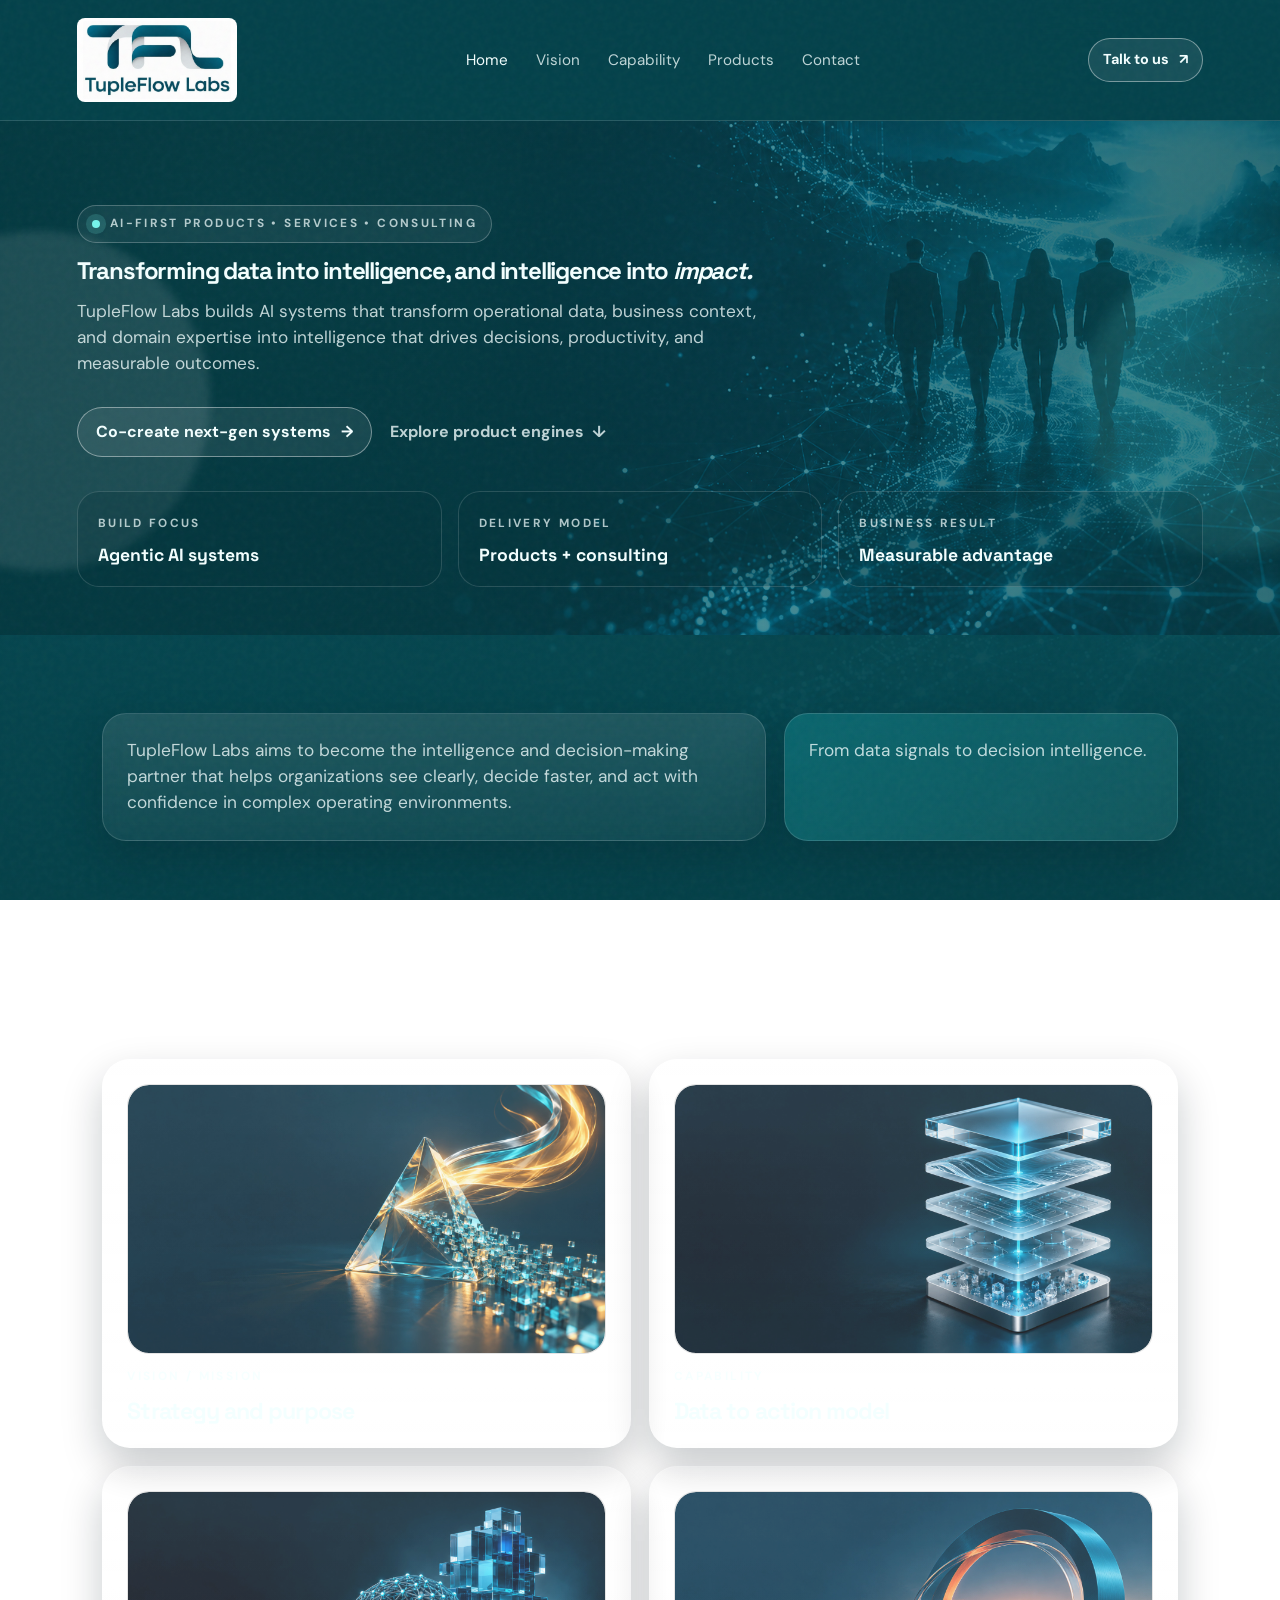
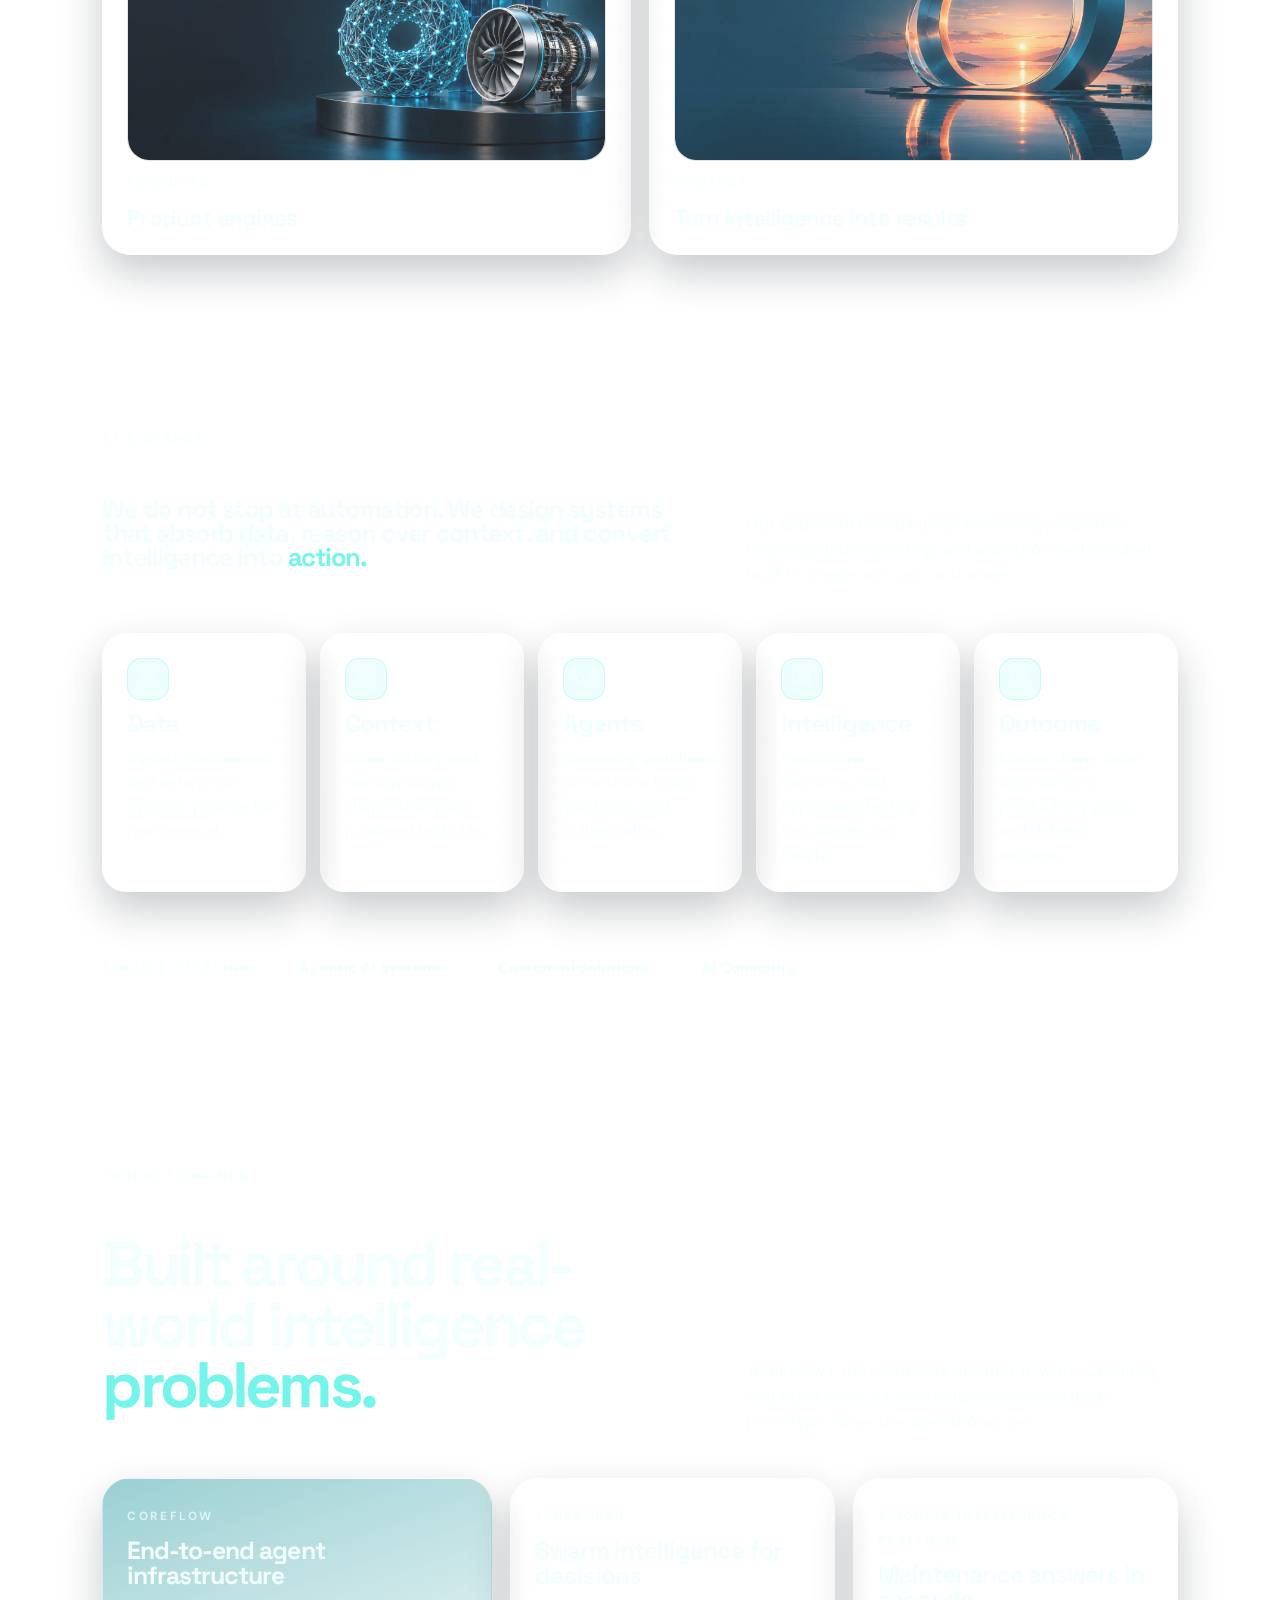
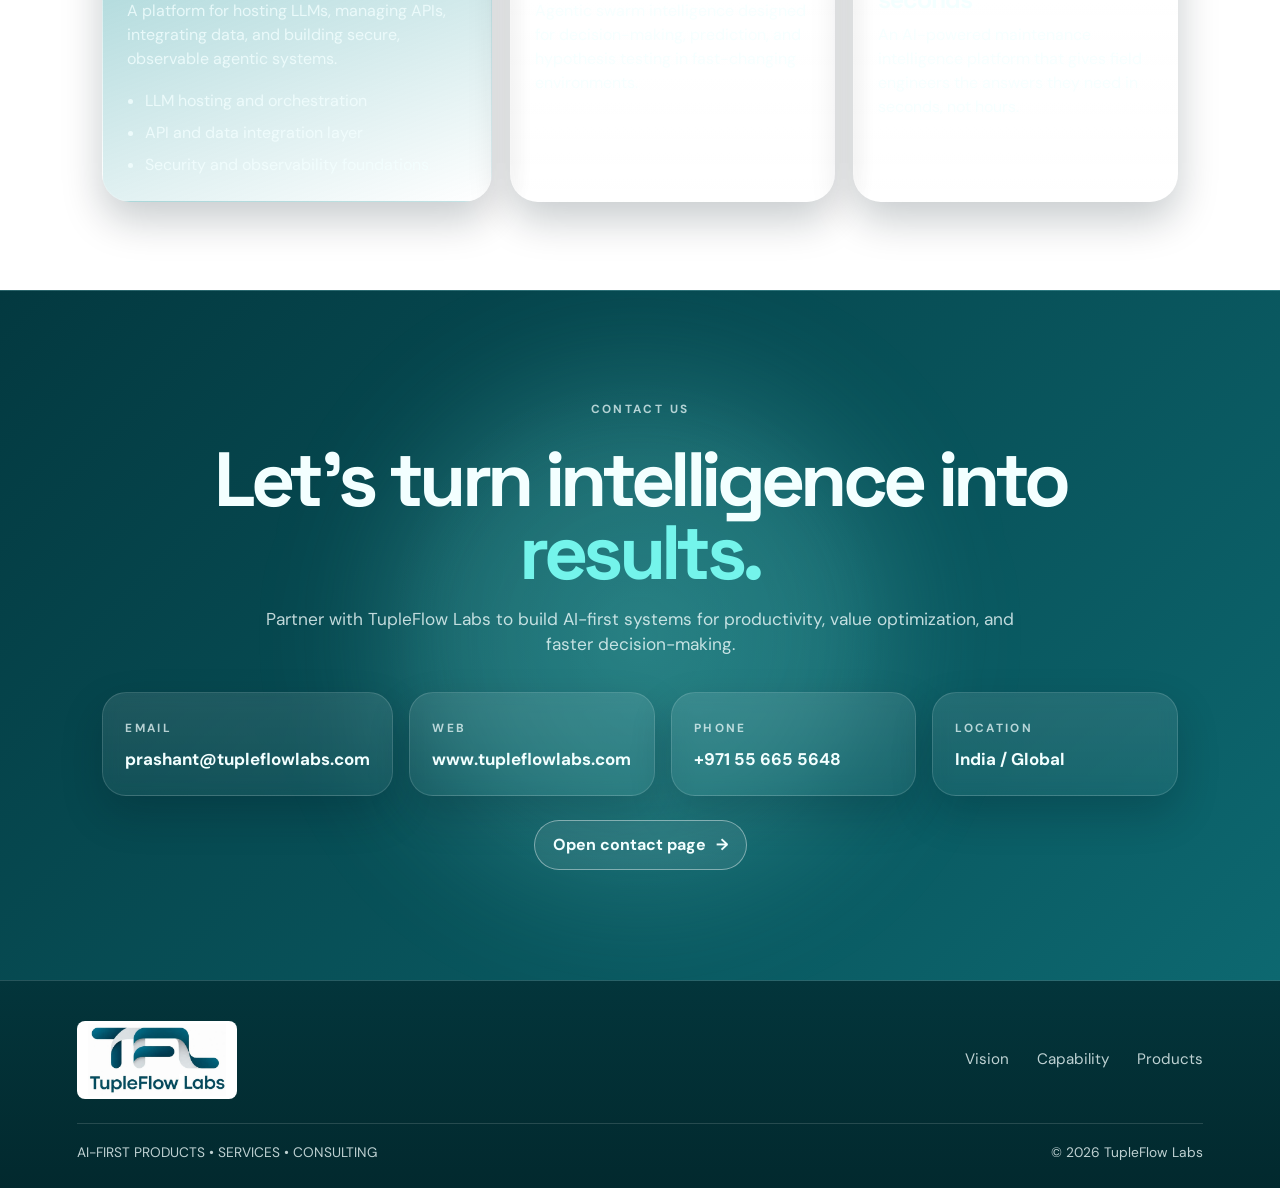
<file: TupleFlowLabs/index.html>
<!DOCTYPE html>
<html lang="en">
<head>
  <meta charset="UTF-8">
  <meta name="viewport" content="width=device-width, initial-scale=1.0">
  <meta name="description" content="TupleFlow Labs builds AI-first products, services, and consulting solutions that turn data, context, and expertise into measurable business impact.">
  <title>TupleFlow Labs | AI-First Products, Services & Consulting</title>
  <link rel="preconnect" href="https://fonts.googleapis.com">
  <link rel="preconnect" href="https://fonts.gstatic.com" crossorigin>
  <link href="https://fonts.googleapis.com/css2?family=DM+Sans:wght@400;500;700&family=Space+Grotesk:wght@500;700&display=swap" rel="stylesheet">
  <link rel="stylesheet" href="style.css">
</head>
<body data-page="home">
  <div class="noise"></div>

  <header class="nav">
    <a class="logo" href="index.html"><img src="assets/logo-cropped.jpg" alt="TupleFlow Labs" class="logo-image"></a>
    <nav class="nav-links" id="site-nav">
      <a data-nav="home" href="index.html">Home</a>
      <a data-nav="vision" href="vision.html">Vision</a>
      <a data-nav="capability" href="capability.html">Capability</a>
      <a data-nav="products" href="products.html">Products</a>
      <a data-nav="contact" href="contact.html">Contact</a>
    </nav>
    <a class="btn btn-small nav-cta" href="contact.html">Talk to us <span>↗</span></a>
    <button class="menu" aria-label="Toggle navigation" aria-expanded="false" aria-controls="site-nav">☰</button>
  </header>

  <main id="top">
    <section class="hero hero-cover">
      <div class="orb orb-one"></div>
      <div class="orb orb-two"></div>
      <div class="hero-grid">
        <div class="hero-copy-wrap">
          <div class="eyebrow"><span class="pulse"></span> AI-FIRST PRODUCTS • SERVICES • CONSULTING</div>
          </p>
          <h2>Transforming data into intelligence, and intelligence into <em>impact.</em></h2>
          </p>
          <p class="hero-copy">TupleFlow Labs builds AI systems that transform operational data, business context, and domain expertise into intelligence that drives decisions, productivity, and measurable outcomes.</p>
          <div class="hero-actions">
            <a class="btn" href="contact.html">Co-create next-gen systems <span>→</span></a>
            <a class="text-btn" href="products.html">Explore product engines <span>↓</span></a>
          </div>
        </div>
      </div>

      <div class="hero-metrics">
        <article><span>Build focus</span><strong>Agentic AI systems</strong></article>
        <article><span>Delivery model</span><strong>Products + consulting</strong></article>
        <article><span>Business result</span><strong>Measurable advantage</strong></article>
      </div>
    </section>

    <section class="section intro-band">
      <div class="band-card">
        <p>TupleFlow Labs aims to become the intelligence and decision-making partner that helps organizations see clearly, decide faster, and act with confidence in complex operating environments.</p>
      </div>
      <div class="band-card highlight">
        <p>From data signals to decision intelligence.</p>
      </div>
    </section>

    <section class="section page-preview">
      <!-- <div class="section-label">MULTI-PAGE EXPERIENCE</div>
      <div class="two-col">
        <div>
          <h2>Explore each presentation chapter as a focused website <em>page.</em></h2>
        </div>
        <p>Each section of the deck now has its own page, complete with the extracted slide image asset and expanded web content built from the presentation narrative.</p>
      </div> -->

      <div class="preview-grid">
        <a class="preview-card" href="vision.html">
          <div class="image-frame"><img src="assets/slides/image2.jpeg" alt="Vision and mission slide"></div>
          <span class="card-kicker">Vision / Mission</span>
          <h3>Strategy and purpose</h3>
          <!-- <p>See how TupleFlow Labs defines the outcomes, ambition, and mission behind its AI-first model.</p> -->
        </a>
        <a class="preview-card" href="capability.html">
          <div class="image-frame"><img src="assets/slides/image3.jpeg" alt="Capability slide"></div>
          <span class="card-kicker">Capability</span>
          <h3>Data to action model</h3>
          <!-- <p>Explore the chain from data and context to agents, intelligence, and measurable outcomes.</p> -->
        </a>
        <a class="preview-card" href="products.html">
          <div class="image-frame"><img src="assets/slides/image4.jpeg" alt="Product engines slide"></div>
          <span class="card-kicker">Products</span>
          <h3>Product engines</h3>
          <!-- <p>Review CoreFlow, SuperMesh, and the Avionics Intelligence Platform in dedicated detail.</p> -->
        </a>
        <a class="preview-card" href="contact.html">
          <div class="image-frame"><img src="assets/slides/image6.jpeg" alt="Contact slide"></div>
          <span class="card-kicker">Contact</span>
          <h3>Turn intelligence into results</h3>
          <!-- <p>Use the dedicated contact page to connect with TupleFlow Labs for AI-first engagements.</p> -->
        </a>
      </div>
    </section>

    <section class="section capability home-capability">
      <div class="section-label">AT A GLANCE</div>
      <div class="two-col">
        <h2>We do not stop at automation. We design systems that absorb data, reason over context, and convert intelligence into <em>action.</em></h2>
        <p>Our approach blends deep technology expertise, business understanding, and a solution-led mindset built to create win-win outcomes.</p>
      </div>

      <div class="flow-grid">
        <article><span>01</span><h3>Data</h3><p>Signals, documents, and enterprise systems provide the raw material.</p></article>
        <article><span>02</span><h3>Context</h3><p>Rules, history, and domain nuance shape what good judgment looks like.</p></article>
        <article><span>03</span><h3>Agents</h3><p>Reasoning workflows orchestrate tasks, validation, and collaboration.</p></article>
        <article><span>04</span><h3>Intelligence</h3><p>Predictions, decisions, and hypothesis testing turn signals into insight.</p></article>
        <article><span>05</span><h3>Outcome</h3><p>Market share, value optimization, productivity gains, and defined success.</p></article>
      </div>

      <div class="service-strip">
        <span>SERVICE OFFERINGS</span>
        <strong>Agentic AI Systems</strong>
        <strong>Custom AI Solutions</strong>
        <strong>AI Consulting</strong>
      </div>
    </section>

    <section class="section products home-products">
      <div class="section-label">PRODUCT ENGINES</div>
      <div class="two-col">
        <h2>Built around real-world intelligence <em>problems.</em></h2>
        <p>TupleFlow Labs combines product IP with consulting and build services, so intelligence moves from prototype to secure operational use.</p>
      </div>

      <div class="product-grid">
        <article class="product-card featured">
          <span class="card-kicker">CoreFlow</span>
          <h3>End-to-end agent infrastructure</h3>
          <p>A platform for hosting LLMs, managing APIs, integrating data, and building secure, observable agentic systems.</p>
          <ul>
            <li>LLM hosting and orchestration</li>
            <li>API and data integration layer</li>
            <li>Security and observability foundations</li>
          </ul>
        </article>
        <article class="product-card">
          <span class="card-kicker">SuperMesh</span>
          <h3>Swarm intelligence for decisions</h3>
          <p>Agentic swarm intelligence designed for decision-making, prediction, and hypothesis testing in fast-changing environments.</p>
        </article>
        <article class="product-card">
          <span class="card-kicker">Avionics Intelligence Platform</span>
          <h3>Maintenance answers in seconds</h3>
          <p>An AI-powered maintenance intelligence platform that gives field engineers the answers they need in seconds, not hours.</p>
        </article>
      </div>
    </section>

    <section class="cta" id="contact">
      <div class="orb orb-three"></div>
      <div class="section-label">CONTACT US</div>
      <h2>Let’s turn intelligence into <em>results.</em></h2>
      <p>Partner with TupleFlow Labs to build AI-first systems for productivity, value optimization, and faster decision-making.</p>

      <div class="contact-grid">
        <a href="mailto:prashant@tupleflowlabs.com"><span>Email</span><strong>prashant@tupleflowlabs.com</strong></a>
        <a href="https://www.tupleflowlabs.com" target="_blank" rel="noreferrer"><span>Web</span><strong>www.tupleflowlabs.com</strong></a>
        <div><span>Phone</span><strong>+971 55 665 5648</strong></div>
        <div><span>Location</span><strong>India / Global</strong></div>
      </div>
      <div class="cta-actions">
        <a class="btn" href="contact.html">Open contact page <span>→</span></a>
      </div>
    </section>
  </main>

  <footer>
    <div class="footer-top">
      <a class="logo" href="index.html"><img src="assets/logo-cropped.jpg" alt="TupleFlow Labs" class="logo-image"></a>
      <div class="footer-links">
        <a href="vision.html">Vision</a>
        <a href="capability.html">Capability</a>
        <a href="products.html">Products</a>
      </div>
    </div>
    <div class="footer-bottom">
      <span>AI-FIRST PRODUCTS • SERVICES • CONSULTING</span>
      <span>© <span id="year"></span> TupleFlow Labs</span>
    </div>
  </footer>

  <script src="script.js"></script>
</body>
</html>
</file>
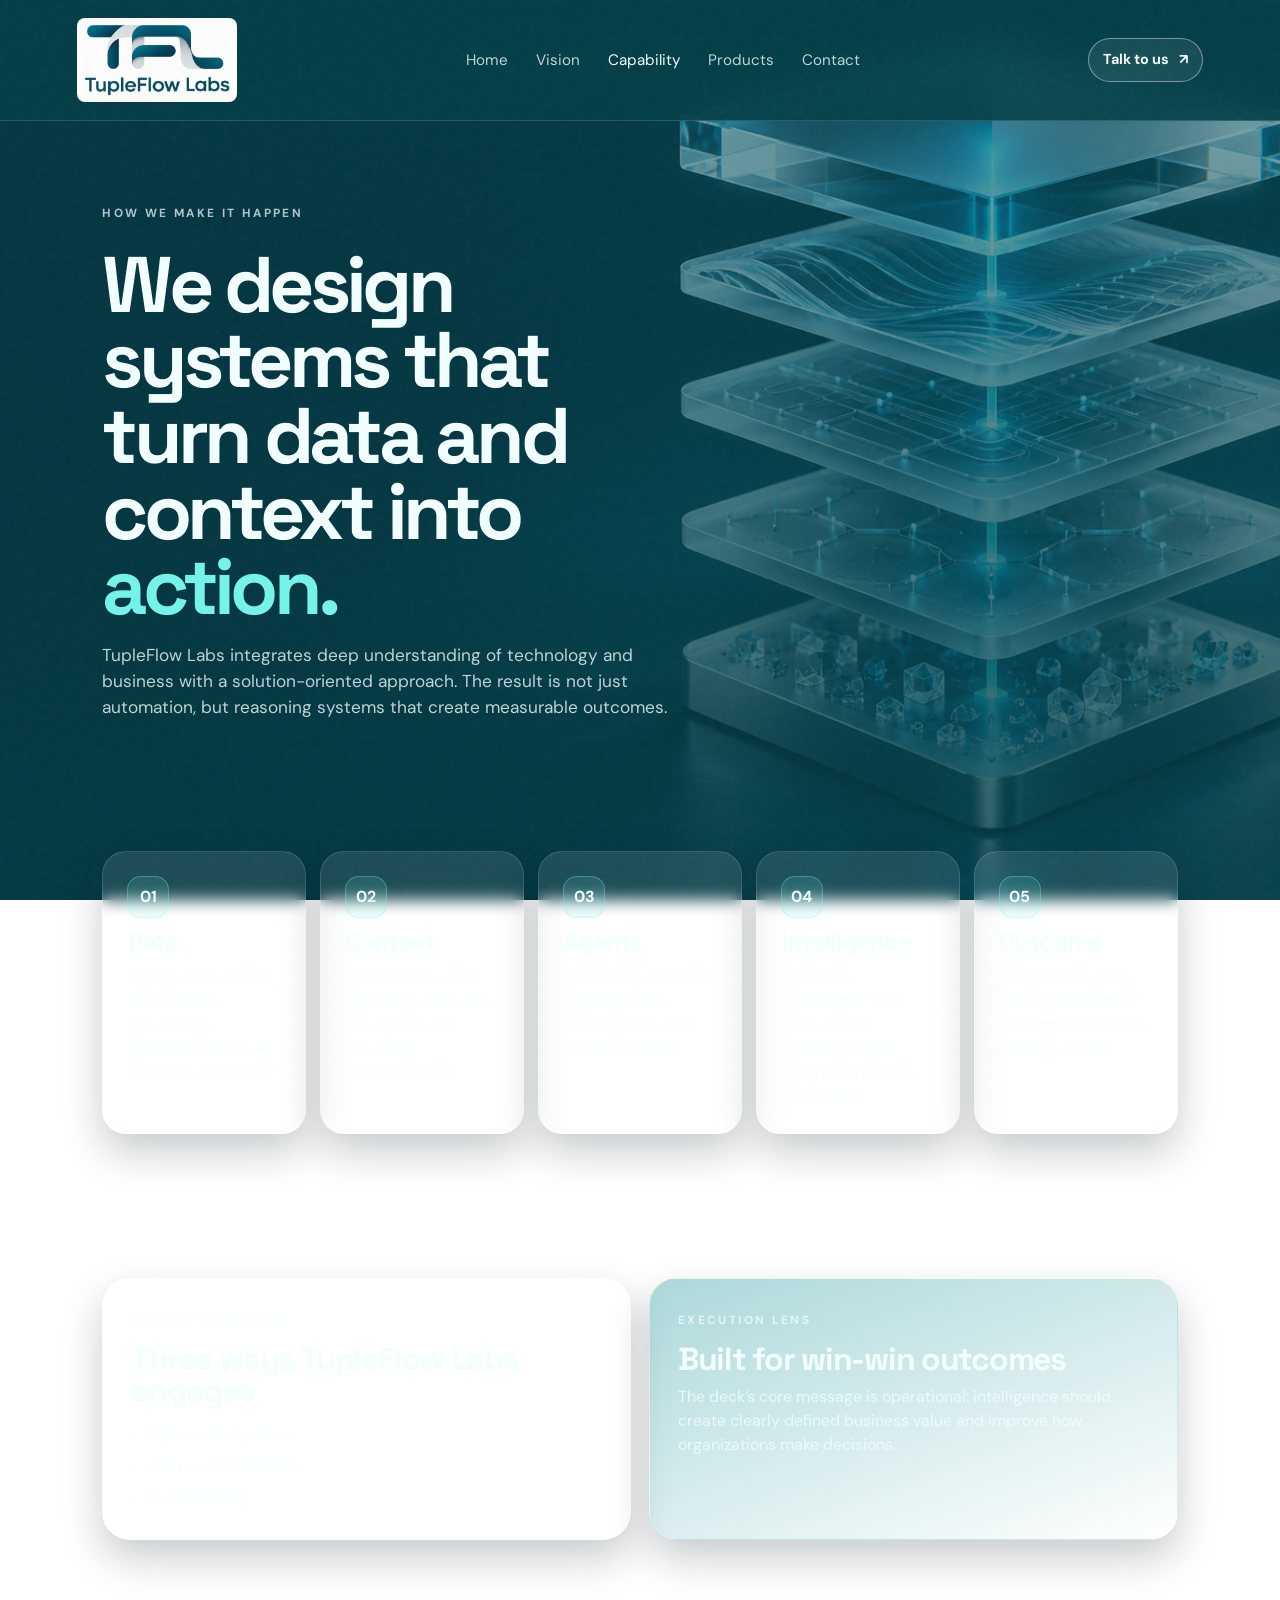
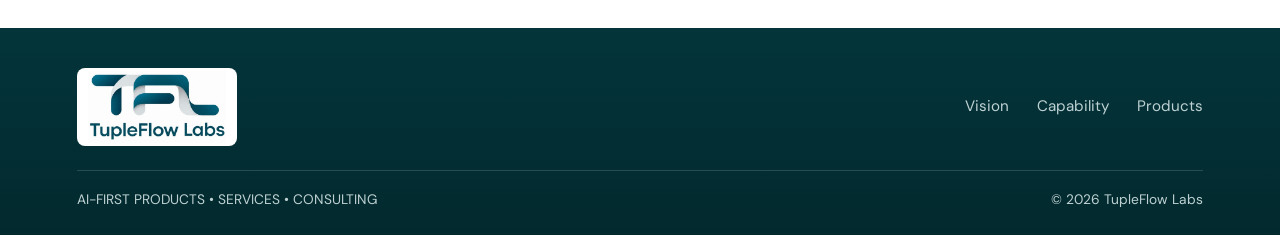
<file: TupleFlowLabs/capability.html>
<!DOCTYPE html>
<html lang="en">
<head>
  <meta charset="UTF-8">
  <meta name="viewport" content="width=device-width, initial-scale=1.0">
  <meta name="description" content="How TupleFlow Labs turns data, context, and agentic workflows into business outcomes.">
  <title>TupleFlow Labs | Capability</title>
  <link rel="preconnect" href="https://fonts.googleapis.com">
  <link rel="preconnect" href="https://fonts.gstatic.com" crossorigin>
  <link href="https://fonts.googleapis.com/css2?family=DM+Sans:wght@400;500;700&family=Space+Grotesk:wght@500;700&display=swap" rel="stylesheet">
  <link rel="stylesheet" href="style.css">
</head>
<body data-page="capability">
  <div class="noise"></div>

  <header class="nav">
    <a class="logo" href="index.html"><img src="assets/logo-cropped.jpg" alt="TupleFlow Labs" class="logo-image"></a>
    <nav class="nav-links" id="site-nav">
      <a data-nav="home" href="index.html">Home</a>
      <a data-nav="vision" href="vision.html">Vision</a>
      <a data-nav="capability" href="capability.html">Capability</a>
      <a data-nav="products" href="products.html">Products</a>
      <a data-nav="contact" href="contact.html">Contact</a>
    </nav>
    <a class="btn btn-small nav-cta" href="contact.html">Talk to us <span>↗</span></a>
    <button class="menu" aria-label="Toggle navigation" aria-expanded="false" aria-controls="site-nav">☰</button>
  </header>

  <main>
    <section class="page-hero">
      <div class="page-copy">
        <div class="section-label">HOW WE MAKE IT HAPPEN</div>
        <h2>We design systems that turn data and context into <em>action.</em></h2>
        <p>TupleFlow Labs integrates deep understanding of technology and business with a solution-oriented approach. The result is not just automation, but reasoning systems that create measurable outcomes.</p>
      </div>
      <div class="page-media">
        <div class="image-frame tall">
          <img src="assets/slides/image3.png" alt="TupleFlow Labs capability slide">
        </div>
      </div>
    </section>

    <section class="section page-section">
      <div class="flow-grid expanded">
        <article><span>01</span><h3>Data</h3><p>Signals, documents, and systems provide the operational truth AI needs to work from.</p></article>
        <article><span>02</span><h3>Context</h3><p>Rules, history, and domain nuance turn raw inputs into grounded understanding.</p></article>
        <article><span>03</span><h3>Agents</h3><p>Reasoning workflows organize tasks, coordination, and response paths.</p></article>
        <article><span>04</span><h3>Intelligence</h3><p>Decisions, predictions, and tests create business-ready insight rather than raw output.</p></article>
        <article><span>05</span><h3>Outcome</h3><p>Productivity gains, value optimization, and faster decisions define success.</p></article>
      </div>
    </section>

    <section class="section page-section split-section">
      <div class="content-panel">
        <span class="card-kicker">Service offerings</span>
        <h2>Three ways TupleFlow Labs engages</h2>
        <ul class="feature-list">
          <li>Agentic AI Systems</li>
          <li>Custom AI Solutions</li>
          <li>AI Consulting</li>
        </ul>
      </div>
      <div class="content-panel accent-panel">
        <span class="card-kicker">Execution lens</span>
        <h2>Built for win-win outcomes</h2>
        <p>The deck’s core message is operational: intelligence should create clearly defined business value and improve how organizations make decisions.</p>
      </div>
    </section>
  </main>

  <footer>
    <div class="footer-top">
      <a class="logo" href="index.html"><img src="assets/logo-cropped.jpg" alt="TupleFlow Labs" class="logo-image"></a>
      <div class="footer-links">
        <a href="vision.html">Vision</a>
        <a href="capability.html">Capability</a>
        <a href="products.html">Products</a>
      </div>
    </div>
    <div class="footer-bottom">
      <span>AI-FIRST PRODUCTS • SERVICES • CONSULTING</span>
      <span>© <span id="year"></span> TupleFlow Labs</span>
    </div>
  </footer>

  <script src="script.js"></script>
</body>
</html>
</file>
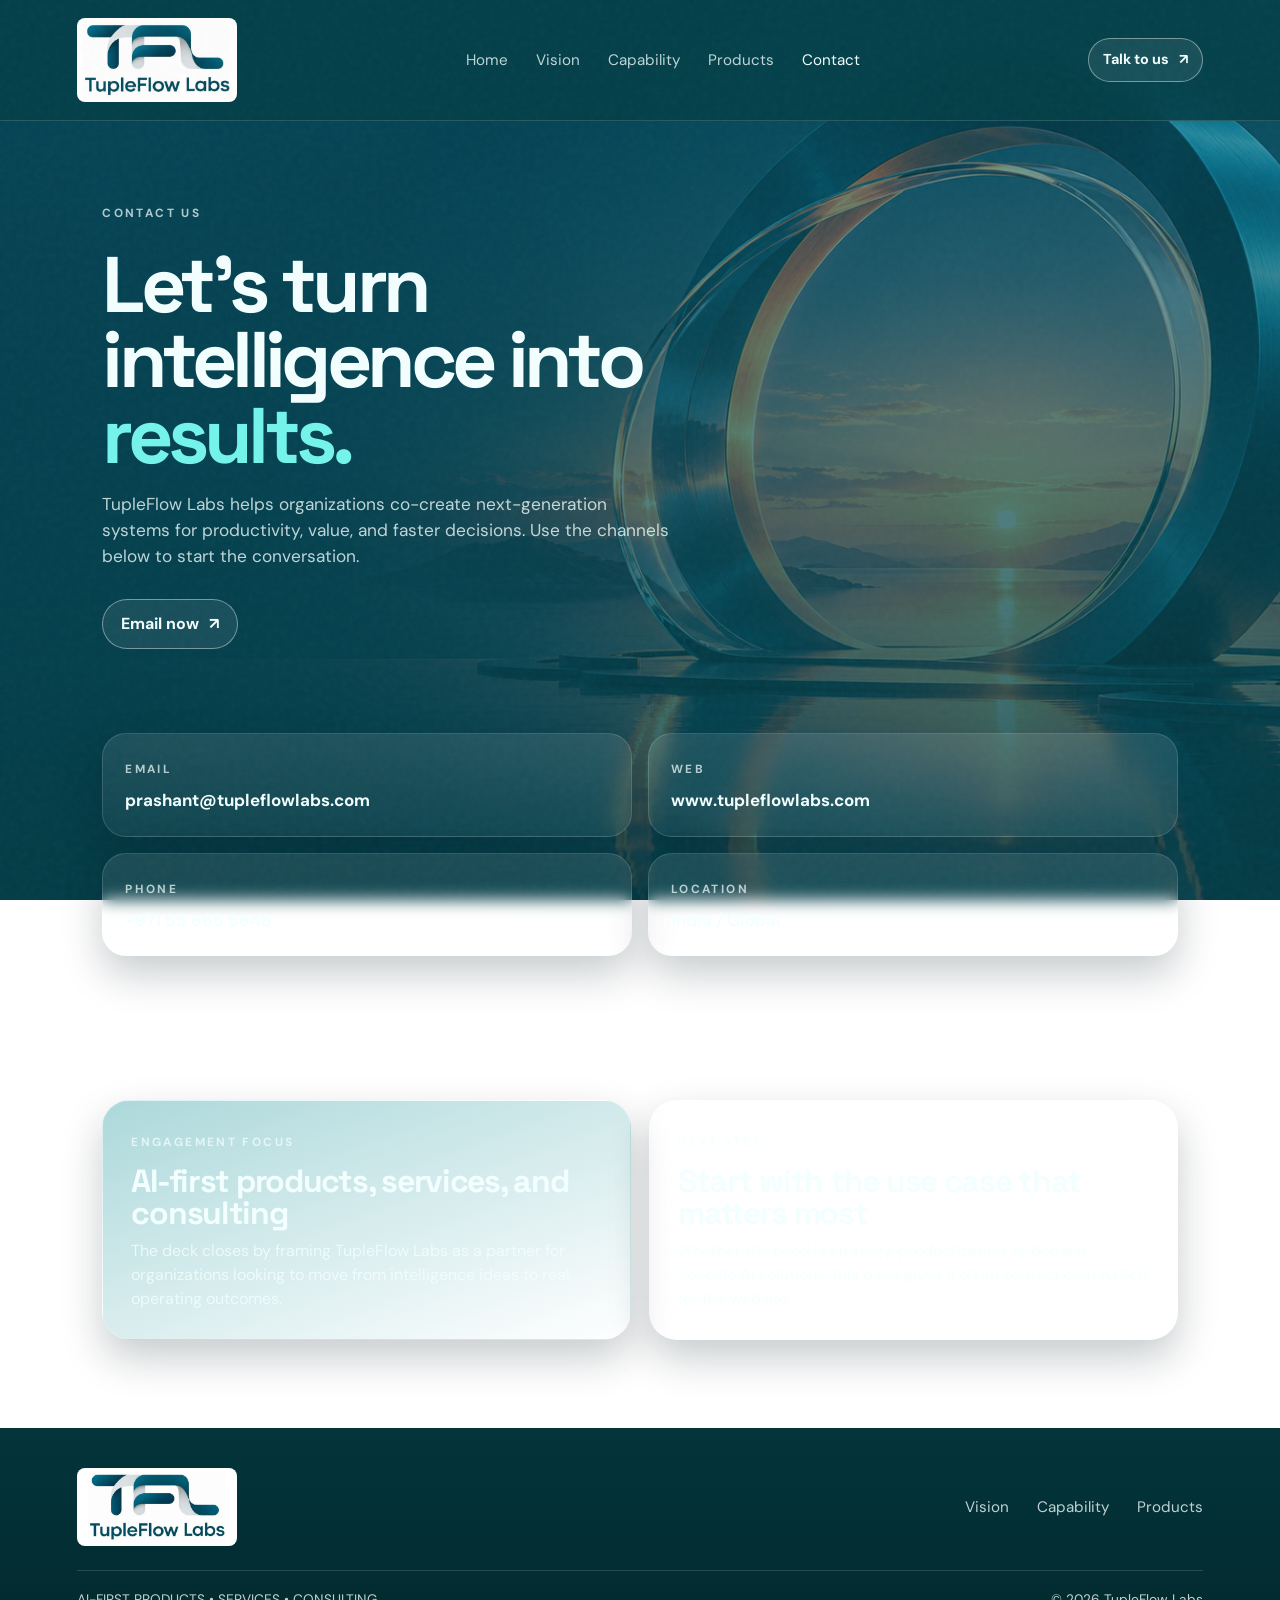
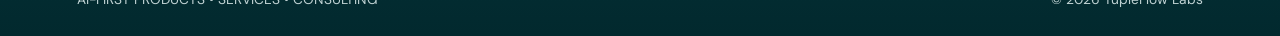
<file: TupleFlowLabs/contact.html>
<!DOCTYPE html>
<html lang="en">
<head>
  <meta charset="UTF-8">
  <meta name="viewport" content="width=device-width, initial-scale=1.0">
  <meta name="description" content="Contact TupleFlow Labs to build AI-first systems that create measurable impact.">
  <title>TupleFlow Labs | Contact</title>
  <link rel="preconnect" href="https://fonts.googleapis.com">
  <link rel="preconnect" href="https://fonts.gstatic.com" crossorigin>
  <link href="https://fonts.googleapis.com/css2?family=DM+Sans:wght@400;500;700&family=Space+Grotesk:wght@500;700&display=swap" rel="stylesheet">
  <link rel="stylesheet" href="style.css">
</head>
<body data-page="contact">
  <div class="noise"></div>

  <header class="nav">
    <a class="logo" href="index.html"><img src="assets/logo-cropped.jpg" alt="TupleFlow Labs" class="logo-image"></a>
    <nav class="nav-links" id="site-nav">
      <a data-nav="home" href="index.html">Home</a>
      <a data-nav="vision" href="vision.html">Vision</a>
      <a data-nav="capability" href="capability.html">Capability</a>
      <a data-nav="products" href="products.html">Products</a>
      <a data-nav="contact" href="contact.html">Contact</a>
    </nav>
    <a class="btn btn-small nav-cta" href="contact.html">Talk to us <span>↗</span></a>
    <button class="menu" aria-label="Toggle navigation" aria-expanded="false" aria-controls="site-nav">☰</button>
  </header>

  <main>
    <section class="page-hero">
      <div class="page-copy">
        <div class="section-label">CONTACT US</div>
        <h2>Let’s turn intelligence into <em>results.</em></h2>
        <p>TupleFlow Labs helps organizations co-create next-generation systems for productivity, value, and faster decisions. Use the channels below to start the conversation.</p>
        <div class="hero-actions">
          <a class="btn" href="mailto:prashant@tupleflowlabs.com">Email now <span>↗</span></a>
      </div>
      <div class="page-media">
        <div class="image-frame tall">
          <img src="assets/slides/image6.png" alt="TupleFlow Labs contact slide">
        </div>
      </div>
    </section>

    <section class="section page-section">
      <div class="contact-grid wide-grid">
        <a href="mailto:prashant@tupleflowlabs.com"><span>Email</span><strong>prashant@tupleflowlabs.com</strong></a>
        <a href="https://www.tupleflowlabs.com" target="_blank" rel="noreferrer"><span>Web</span><strong>www.tupleflowlabs.com</strong></a>
        <div><span>Phone</span><strong>+971 55 665 5648</strong></div>
        <div><span>Location</span><strong>India / Global</strong></div>
      </div>
    </section>

    <section class="section page-section split-section">
      <div class="content-panel accent-panel">
        <span class="card-kicker">Engagement focus</span>
        <h2>AI-first products, services, and consulting</h2>
        <p>The deck closes by framing TupleFlow Labs as a partner for organizations looking to move from intelligence ideas to real operating outcomes.</p>
      </div>
      <div class="content-panel">
        <span class="card-kicker">Next step</span>
        <h2>Start with the use case that matters most</h2>
        <p>Whether the need is strategy, productization, or domain-specific AI solutions, this page gives a clean contact destination for the website.</p>
      </div>
    </section>
  </main>

  <footer>
    <div class="footer-top">
      <a class="logo" href="index.html"><img src="assets/logo-cropped.jpg" alt="TupleFlow Labs" class="logo-image"></a>
      <div class="footer-links">
        <a href="vision.html">Vision</a>
        <a href="capability.html">Capability</a>
        <a href="products.html">Products</a>
      </div>
    </div>
    <div class="footer-bottom">
      <span>AI-FIRST PRODUCTS • SERVICES • CONSULTING</span>
      <span>© <span id="year"></span> TupleFlow Labs</span>
    </div>
  </footer>

  <script src="script.js"></script>
</body>
</html>
</file>
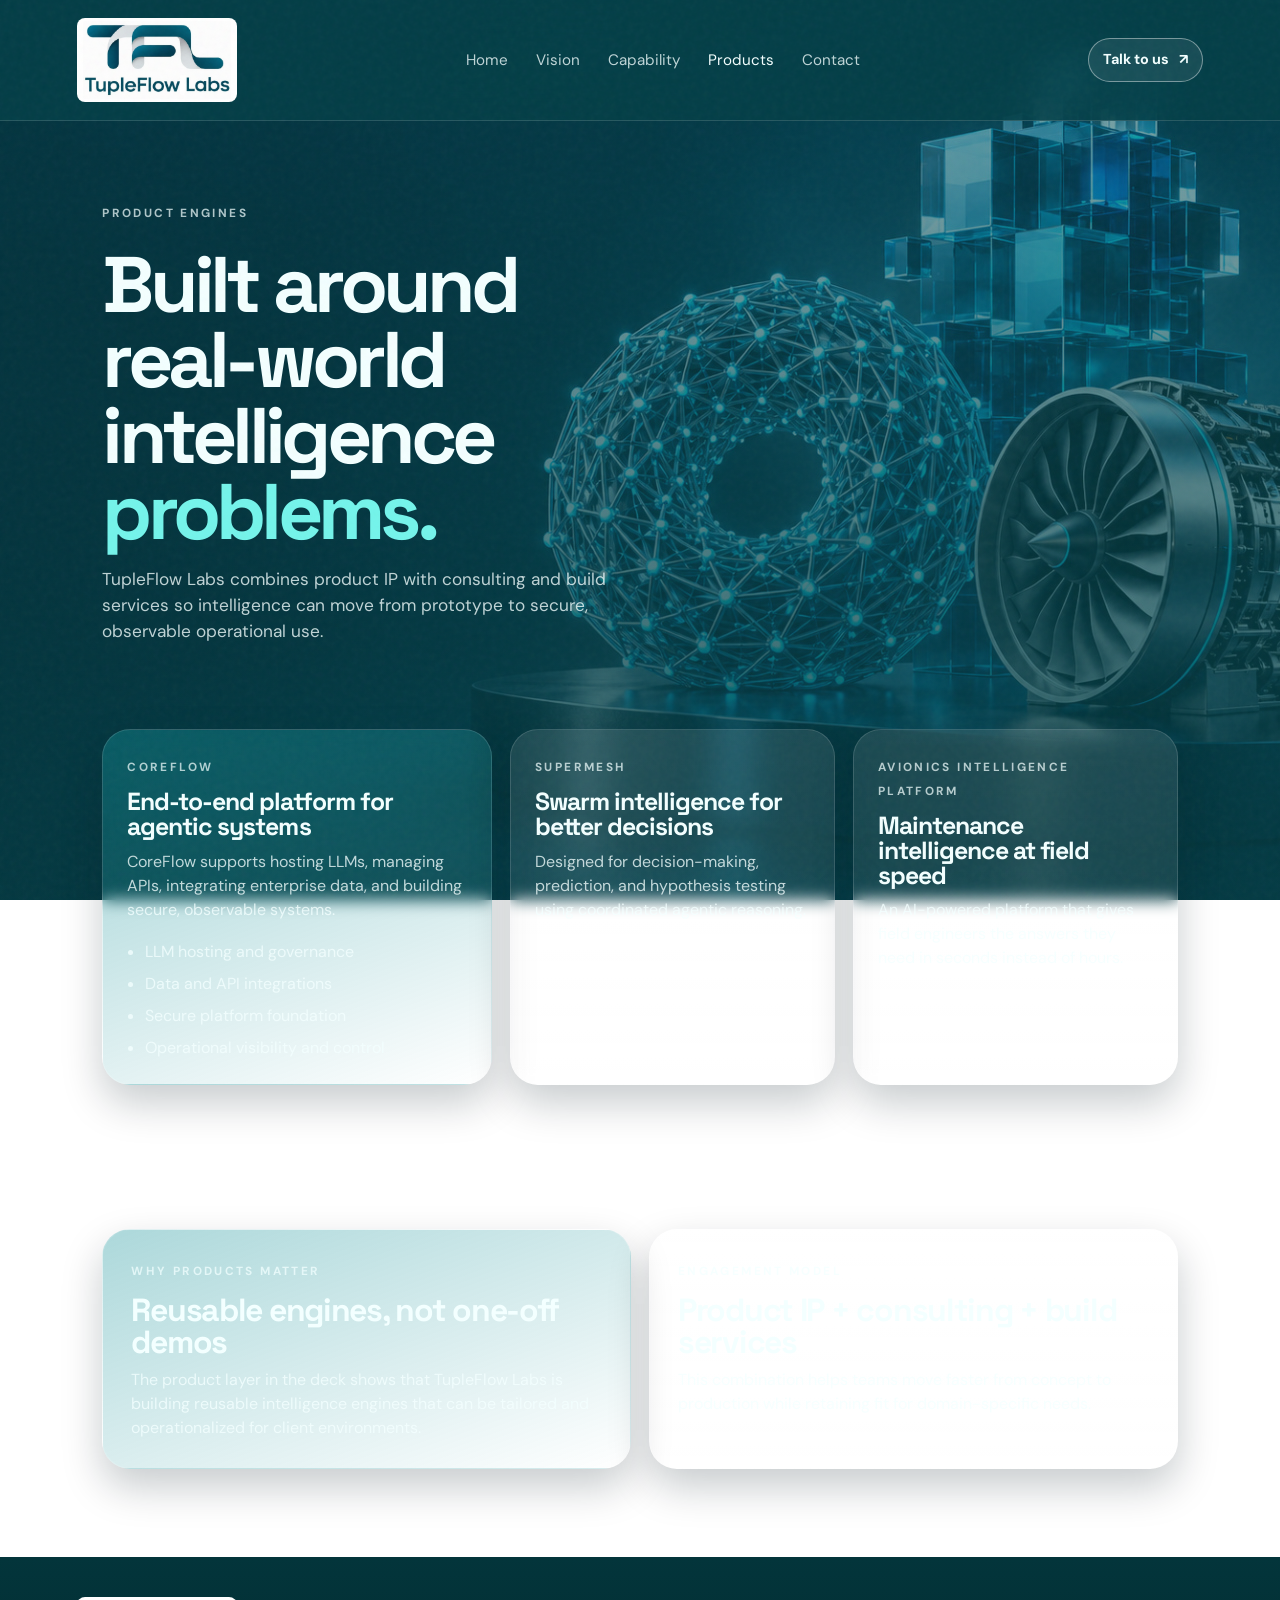
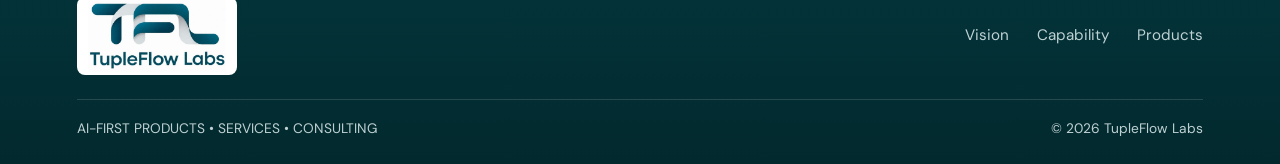
<file: TupleFlowLabs/products.html>
<!DOCTYPE html>
<html lang="en">
<head>
  <meta charset="UTF-8">
  <meta name="viewport" content="width=device-width, initial-scale=1.0">
  <meta name="description" content="TupleFlow Labs product engines: CoreFlow, SuperMesh, and Avionics Intelligence Platform.">
  <title>TupleFlow Labs | Product Engines</title>
  <link rel="preconnect" href="https://fonts.googleapis.com">
  <link rel="preconnect" href="https://fonts.gstatic.com" crossorigin>
  <link href="https://fonts.googleapis.com/css2?family=DM+Sans:wght@400;500;700&family=Space+Grotesk:wght@500;700&display=swap" rel="stylesheet">
  <link rel="stylesheet" href="style.css">
</head>
<body data-page="products">
  <div class="noise"></div>

  <header class="nav">
    <a class="logo" href="index.html"><img src="assets/logo-cropped.jpg" alt="TupleFlow Labs" class="logo-image"></a>
    <nav class="nav-links" id="site-nav">
      <a data-nav="home" href="index.html">Home</a>
      <a data-nav="vision" href="vision.html">Vision</a>
      <a data-nav="capability" href="capability.html">Capability</a>
      <a data-nav="products" href="products.html">Products</a>
      <a data-nav="contact" href="contact.html">Contact</a>
    </nav>
    <a class="btn btn-small nav-cta" href="contact.html">Talk to us <span>↗</span></a>
    <button class="menu" aria-label="Toggle navigation" aria-expanded="false" aria-controls="site-nav">☰</button>
  </header>

  <main>
    <section class="page-hero">
      <div class="page-copy">
        <div class="section-label">PRODUCT ENGINES</div>
        <h2>Built around real-world intelligence <em>problems.</em></h2>
        <p>TupleFlow Labs combines product IP with consulting and build services so intelligence can move from prototype to secure, observable operational use.</p>
      </div>
      <div class="page-media">
        <div class="image-frame tall">
          <img src="assets/slides/image4.png" alt="TupleFlow Labs product engines slide">
        </div>
      </div>
    </section>

    <section class="section page-section">
      <div class="product-grid single-page-grid">
        <article class="product-card featured">
          <span class="card-kicker">CoreFlow</span>
          <h3>End-to-end platform for agentic systems</h3>
          <p>CoreFlow supports hosting LLMs, managing APIs, integrating enterprise data, and building secure, observable systems.</p>
          <ul>
            <li>LLM hosting and governance</li>
            <li>Data and API integrations</li>
            <li>Secure platform foundation</li>
            <li>Operational visibility and control</li>
          </ul>
        </article>
        <article class="product-card">
          <span class="card-kicker">SuperMesh</span>
          <h3>Swarm intelligence for better decisions</h3>
          <p>Designed for decision-making, prediction, and hypothesis testing using coordinated agentic reasoning.</p>
        </article>
        <article class="product-card">
          <span class="card-kicker">Avionics Intelligence Platform</span>
          <h3>Maintenance intelligence at field speed</h3>
          <p>An AI-powered platform that gives field engineers the answers they need in seconds instead of hours.</p>
        </article>
      </div>
    </section>

    <section class="section page-section split-section">
      <div class="content-panel accent-panel">
        <span class="card-kicker">Why products matter</span>
        <h2>Reusable engines, not one-off demos</h2>
        <p>The product layer in the deck shows that TupleFlow Labs is building reusable intelligence engines that can be tailored and operationalized for client environments.</p>
      </div>
      <div class="content-panel">
        <span class="card-kicker">Engagement model</span>
        <h2>Product IP + consulting + build services</h2>
        <p>This combination helps teams move faster from concept to production while retaining fit for domain-specific needs.</p>
      </div>
    </section>
  </main>

  <footer>
    <div class="footer-top">
      <a class="logo" href="index.html"><img src="assets/logo-cropped.jpg" alt="TupleFlow Labs" class="logo-image"></a>
      <div class="footer-links">
        <a href="vision.html">Vision</a>
        <a href="capability.html">Capability</a>
        <a href="products.html">Products</a>
      </div>
    </div>
    <div class="footer-bottom">
      <span>AI-FIRST PRODUCTS • SERVICES • CONSULTING</span>
      <span>© <span id="year"></span> TupleFlow Labs</span>
    </div>
  </footer>

  <script src="script.js"></script>
</body>
</html>
</file>
<file: TupleFlowLabs/style.css>
:root{
	--bg:#284e53;
	--bg-deep:#03363d;
	--surface:#0b5e67;
	--surface-2:#0f747d;
	--surface-3:#118f96;
	--border:rgba(255,255,255,.14);
	--text:#f3ffff;
	--muted:rgba(243,255,255,.78);
	--accent:#74f4eb;
	--shadow:0 18px 40px rgba(1,24,30,.22);
}

*{box-sizing:border-box}
html{scroll-behavior:smooth}
body{margin:0;font-family:"DM Sans",sans-serif;line-height:1.5;color:var(--text);background:linear-gradient(180deg,rgba(6,87,97,.85) 0%,rgba(4,64,72,85) 100%),url("assets/slides/image1.png");background-size:cover;background-position:center;background-repeat:no-repeat;background-attachment:fixed}
body[data-page="vision"]{background-image:linear-gradient(180deg,rgba(6,87,97,.50) 0%,rgba(4,64,72,.85) 100%),url("assets/slides/image2.jpeg")}
body[data-page="capability"]{background-image:linear-gradient(180deg,rgba(6,87,97,.50) 0%,rgba(4,64,72,.85) 100%),url("assets/slides/image3.jpeg")}
body[data-page="products"]{background-image:linear-gradient(180deg,rgba(6,87,97,.50) 0%,rgba(4,64,72,.85) 100%),url("assets/slides/image4.jpeg")}
body[data-page="founders"]{background-image:linear-gradient(180deg,rgba(6,87,97,.50) 0%,rgba(4,64,72,.85) 100%),url("assets/slides/image5.jpeg")}
body[data-page="contact"]{background-image:linear-gradient(180deg,rgba(6,87,97,.50) 0%,rgba(4,64,72,.85) 100%),url("assets/slides/image6.jpeg")}
a{text-decoration:none;color:inherit}
body *{color:inherit}
h1,h2,h3,h4,h5,h6{margin:0;font-family:"Space Grotesk",sans-serif;line-height:1;letter-spacing:-.05em}

.noise{position:fixed;inset:0;pointer-events:none;opacity:.04;z-index:50;background-image:url("data:image/svg+xml,%3Csvg viewBox='0 0 180 180' xmlns='http://www.w3.org/2000/svg'%3E%3Cfilter id='n'%3E%3CfeTurbulence type='fractalNoise' baseFrequency='.8' numOctaves='3' stitchTiles='stitch'/%3E%3C/filter%3E%3Crect width='100%25' height='100%25' filter='url(%23n)'/%3E%3C/svg%3E")}

.nav{position:sticky;top:0;z-index:40;display:flex;align-items:center;justify-content:space-between;gap:24px;padding:18px 6%;border-bottom:1px solid var(--border);background:rgba(4,63,71,.86);backdrop-filter:blur(18px)}
.logo{display:flex;align-items:center;font:700 1.55rem "Space Grotesk",sans-serif;letter-spacing:-.04em;white-space:nowrap}
.logo-mark{display:inline-grid;place-items:center;width:30px;height:30px;margin-right:10px;border:1px solid rgba(255,255,255,.55);border-radius:9px;background:linear-gradient(135deg,var(--surface-3),#0bc9ce);font-size:.9rem}
.nav-links,.footer-links{display:flex;align-items:center;gap:28px;font-size:.95rem;color:var(--muted)}
.nav-links a:hover,.footer-links a:hover,.text-btn:hover{color:var(--text)}
.nav-links a.active{color:var(--text)}
.btn{display:inline-flex;align-items:center;gap:10px;padding:12px 18px;border:1px solid rgba(255,255,255,.42);border-radius:999px;background:rgba(255,255,255,.08);font-weight:700;transition:transform .2s ease,background .2s ease,border-color .2s ease}
.btn:hover{transform:translateY(-2px);background:rgba(255,255,255,.16);border-color:rgba(255,255,255,.7)}
.btn-small{padding:10px 14px;font-size:.9rem}
.menu{display:none;border:0;background:none;font-size:1.6rem;color:var(--text)}

.hero{position:relative;overflow:hidden;padding:84px 6% 48px;background:radial-gradient(circle at 18% 18%,rgba(116,244,235,.18) 0,transparent 28%),radial-gradient(circle at 88% 28%,rgba(29,205,198,.14) 0,transparent 24%),linear-gradient(135deg,#033940 0%,#0b6d76 52%,#034149 100%)}
.hero-grid{position:relative;z-index:2;display:grid;grid-template-columns:minmax(0,1.25fr) minmax(320px,.75fr);gap:42px;align-items:center}
.hero-cover{background-image:linear-gradient(90deg,rgba(3,57,64,.96) 0%,rgba(3,57,64,.88) 34%,rgba(3,57,64,.55) 58%,rgba(3,57,64,.72) 100%),radial-gradient(circle at 18% 18%,rgba(116,244,235,.18) 0,transparent 28%),radial-gradient(circle at 88% 28%,rgba(29,205,198,.14) 0,transparent 24%),url("assets/slides/image1.png"),linear-gradient(135deg,#033940 0%,#0b6d76 52%,#034149 100%);background-size:cover,auto,auto,cover,cover;background-position:center,18% 18%,88% 28%,center,center;background-repeat:no-repeat}
.hero-cover .hero-grid{grid-template-columns:minmax(0,1fr);max-width:760px}
.eyebrow,.section-label,.card-kicker,.panel-header span,.service-strip span,.hero-metrics span,.contact-grid span{letter-spacing:.2em;text-transform:uppercase;font-size:.74rem;font-weight:700;color:rgba(243,255,255,.72)}
.eyebrow{display:inline-flex;align-items:center;gap:10px;padding:9px 14px;border:1px solid rgba(255,255,255,.24);border-radius:999px;background:rgba(255,255,255,.06)}
.pulse{width:8px;height:8px;border-radius:50%;background:var(--accent);box-shadow:0 0 0 6px rgba(116,244,235,.16)}
.hero h1,.two-col h2,.cta h2{margin:24px 0 18px;font-family:"Space Grotesk",sans-serif;font-weight:700;line-height:.95;letter-spacing:-.06em}
.hero h1{max-width:760px;font-size:clamp(3.3rem,7vw,6.5rem)}
.hero h1 em,.two-col h2 em,.cta h2 em{font-style:normal;color:var(--accent)}
.hero-copy{max-width:700px;margin:0;color:var(--muted);font-size:1.08rem}
.hero-actions{display:flex;flex-wrap:wrap;gap:18px;margin-top:30px}
.text-btn{display:inline-flex;align-items:center;gap:8px;font-weight:700;color:var(--muted)}
.hero-panel,.band-card,.info-card,.product-card,.founder-grid article,.flow-grid article,.contact-grid a,.contact-grid div{border:1px solid var(--border);background:linear-gradient(180deg,rgba(255,255,255,.1),rgba(255,255,255,.05));box-shadow:var(--shadow);backdrop-filter:blur(8px)}
.hero-panel{padding:26px;border-radius:28px}
.panel-header{display:flex;align-items:center;justify-content:space-between;margin-bottom:22px}
.panel-header strong{font:700 2rem "Space Grotesk",sans-serif}
.signal-list{display:grid;gap:14px}
.signal-list div{padding:16px 18px;border-radius:18px;background:rgba(255,255,255,.06);border:1px solid rgba(255,255,255,.08)}
.signal-list strong{display:block;margin-top:6px;font-size:1rem}
.image-frame{overflow:hidden;border-radius:22px;border:1px solid rgba(255,255,255,.14);background:rgba(0,0,0,.12)}
.image-frame img{display:block;width:100%;height:100%;object-fit:cover;mix-blend-mode:screen;opacity:0.9}
.image-frame.tall{aspect-ratio:16/10}

.hero-metrics{position:relative;z-index:2;display:grid;grid-template-columns:repeat(3,1fr);gap:16px;margin-top:34px}
.hero-metrics article{padding:18px 20px;border:1px solid var(--border);border-radius:22px;background:rgba(4,53,60,.28)}
.hero-metrics strong{display:block;margin-top:8px;font-family:"Space Grotesk",sans-serif;font-size:1.1rem}

.orb{position:absolute;border-radius:50%;pointer-events:none}
.orb-one{top:110px;left:-130px;width:340px;height:340px;background:rgba(255,255,255,.1);filter:blur(4px)}
.orb-two{right:-100px;bottom:80px;width:300px;height:300px;background:rgba(116,244,235,.12);filter:blur(8px)}
.orb-three{left:50%;top:50%;width:520px;height:520px;background:rgba(116,244,235,.18);transform:translate(-50%,-50%);filter:blur(60px)}

.section{padding:88px 8%;max-width:1440px;margin:0 auto}
.intro-band{display:grid;grid-template-columns:1.35fr .8fr;gap:18px;margin-top:-10px}
.band-card{padding:24px;border-radius:24px}
.band-card p{margin:0;font-size:1.08rem;color:var(--muted)}
.band-card.highlight{background:linear-gradient(135deg,rgba(17,143,150,.44),rgba(116,244,235,.12))}
.section-label{margin-bottom:24px}
.two-col{display:grid;grid-template-columns:1.15fr .85fr;gap:60px;align-items:end}
.two-col h2{font-size:clamp(2.5rem,5vw,4.5rem)}
.home-capability .two-col h2{font-size:clamp(1rem,2vw,1.8rem)}
.two-col p{margin:0;color:var(--muted);font-size:1.05rem}

.vision-grid,.product-grid,.founder-grid{display:grid;gap:18px;margin-top:44px}
.vision-grid{grid-template-columns:repeat(2,1fr)}
.info-card,.product-card,.founder-grid article{padding:24px;border-radius:28px}
.info-card h3,.product-card h3,.flow-grid h3,.founder-grid h3{margin:12px 0 10px;font-family:"Space Grotesk",sans-serif;font-size:1.55rem;letter-spacing:-.04em}
.info-card p,.product-card p,.flow-grid p,.founder-grid p{margin:0;color:var(--muted)}
.preview-grid{display:grid;grid-template-columns:repeat(2,minmax(0,1fr));gap:18px;margin-top:42px}
.preview-card{display:flex;flex-direction:column;gap:14px;padding:24px;border:1px solid var(--border);border-radius:28px;background:linear-gradient(180deg,rgba(255,255,255,.1),rgba(255,255,255,.05));box-shadow:var(--shadow);transition:transform .2s ease,border-color .2s ease}
.preview-card:hover{transform:translateY(-4px);border-color:rgba(255,255,255,.34)}
.preview-card h3{margin:0;font-family:"Space Grotesk",sans-serif;font-size:1.45rem;letter-spacing:-.04em}
.preview-card p{margin:0;color:var(--muted)}

.page-hero{display:grid;grid-template-columns:1fr minmax(320px,.82fr);gap:42px;align-items:center;padding:84px 8% 28px;max-width:1440px;margin:0 auto}
.page-copy h2{margin:10px 0 18px;font-size:calc(clamp(3rem,6vw,5.4rem) + 2px);line-height:.96;letter-spacing:-.06em;position:relative;z-index:2}
.page-copy h2 em{font-style:normal;color:var(--accent)}
.page-copy p{margin:0;color:var(--muted);font-size:1.08rem;max-width:720px;position:relative;z-index:2}
.page-media{display:none}
.hero-actions{display:flex;flex-wrap:wrap;gap:18px;margin-top:30px;position:relative;z-index:2}
.page-section{padding-top:56px}
.split-section{display:grid;grid-template-columns:repeat(2,1fr);gap:18px}
.content-panel{padding:28px;border:1px solid var(--border);border-radius:28px;background:linear-gradient(180deg,rgba(255,255,255,.08),rgba(255,255,255,.04));box-shadow:var(--shadow)}
.content-panel h2{margin:12px 0 10px;font-size:2rem;letter-spacing:-.04em}
.content-panel p{margin:0;color:var(--muted)}
.accent-panel{background:linear-gradient(160deg,rgba(17,143,150,.35),rgba(255,255,255,.06))}
.feature-list{margin:16px 0 0;padding-left:18px;color:var(--muted)}
.feature-list li+li{margin-top:8px}

.flow-grid{display:grid;grid-template-columns:repeat(5,1fr);gap:14px;margin-top:46px}
.flow-grid article{padding:24px;border-radius:24px;position:relative}
.flow-grid article span,.founder-grid article span{display:inline-flex;align-items:center;justify-content:center;width:42px;height:42px;border-radius:14px;background:rgba(116,244,235,.12);border:1px solid rgba(116,244,235,.32);font-weight:700}
.service-strip{display:flex;flex-wrap:wrap;gap:14px 22px;align-items:center;padding:18px 0 0;margin-top:34px;border-top:1px solid var(--border)}
.service-strip strong{padding:11px 15px;border:1px solid rgba(255,255,255,.15);border-radius:999px;background:rgba(255,255,255,.05);font-size:.95rem}

.product-grid{grid-template-columns:1.2fr 1fr 1fr}
.product-card.featured{background:linear-gradient(160deg,rgba(17,143,150,.42),rgba(255,255,255,.07))}
.product-card ul{margin:18px 0 0;padding-left:18px;color:var(--muted)}
.product-card li+li{margin-top:8px}
.single-page-grid{margin-top:0}

.founder-grid{grid-template-columns:repeat(5,1fr)}
.founder-grid article p{margin-top:6px;font-size:1rem}
.detailed-founders{margin-top:0}

.cta{position:relative;overflow:hidden;padding:110px 8%;text-align:center;border-top:1px solid var(--border);border-bottom:1px solid var(--border);background:radial-gradient(circle at 50% 50%,rgba(116,244,235,.14),transparent 35%),linear-gradient(135deg,#033940 0%,#0d6870 100%)}
.cta>*:not(.orb){position:relative;z-index:2}
.cta h2{font-size:clamp(3rem,6vw,5.4rem)}
.cta p{max-width:760px;margin:0 auto 34px;color:var(--muted);font-size:1.08rem}
.contact-grid{display:grid;grid-template-columns:repeat(4,1fr);gap:16px;text-align:left}
.contact-grid a,.contact-grid div{display:block;padding:22px;border-radius:24px}
.contact-grid strong{display:block;margin-top:8px;font-size:1.06rem}
.wide-grid{grid-template-columns:repeat(2,1fr)}
.cta-actions{margin-top:24px}

footer{padding:40px 6% 26px;background:linear-gradient(180deg,#03353b 0%,#02292e 100%)}
.footer-top,.footer-bottom{display:flex;align-items:center;justify-content:space-between;gap:18px}
.footer-top{padding-bottom:24px}
.footer-bottom{padding-top:18px;border-top:1px solid var(--border);font-size:.86rem;color:var(--muted)}

@media (max-width: 1080px){
	.hero-grid,.two-col,.intro-band,.contact-grid,.vision-grid,.product-grid,.preview-grid,.page-hero,.split-section,.wide-grid{grid-template-columns:1fr}
	.flow-grid{grid-template-columns:repeat(2,1fr)}
	.founder-grid{grid-template-columns:repeat(3,1fr)}
	.hero-metrics{grid-template-columns:1fr}
	.page-media{justify-content:flex-start}
}

@media (max-width: 820px){
	.nav{flex-wrap:wrap}
	.menu{display:block;margin-left:auto}
	.nav-cta{display:none}
	.nav-links{display:none;width:100%;flex-direction:column;align-items:flex-start;padding-top:8px}
	.nav-links.mobile-open{display:flex}
	.section{padding:78px 6%}
	.hero{padding:70px 6% 40px}
	.page-hero{padding:70px 6% 24px}
	.hero h1{font-size:clamp(2.8rem,12vw,4.6rem)}
	.flow-grid,.founder-grid,.contact-grid,.preview-grid{grid-template-columns:1fr}
}

@media (max-width: 560px){
	.logo-image{width:136px;height:72px}
	.btn,.text-btn{width:100%;justify-content:center}
	.hero-actions{flex-direction:column}
	.footer-top,.footer-bottom{flex-direction:column;align-items:flex-start}
}


.logo{display:flex;align-items:center;white-space:nowrap}
.logo-mark{display:none}
.logo-image{display:block;width:160px;height:84px;padding:3px 6px;object-fit:contain;background:#fff;border-radius:8px}
.footer-top .logo-image{height:78px}
</file>
